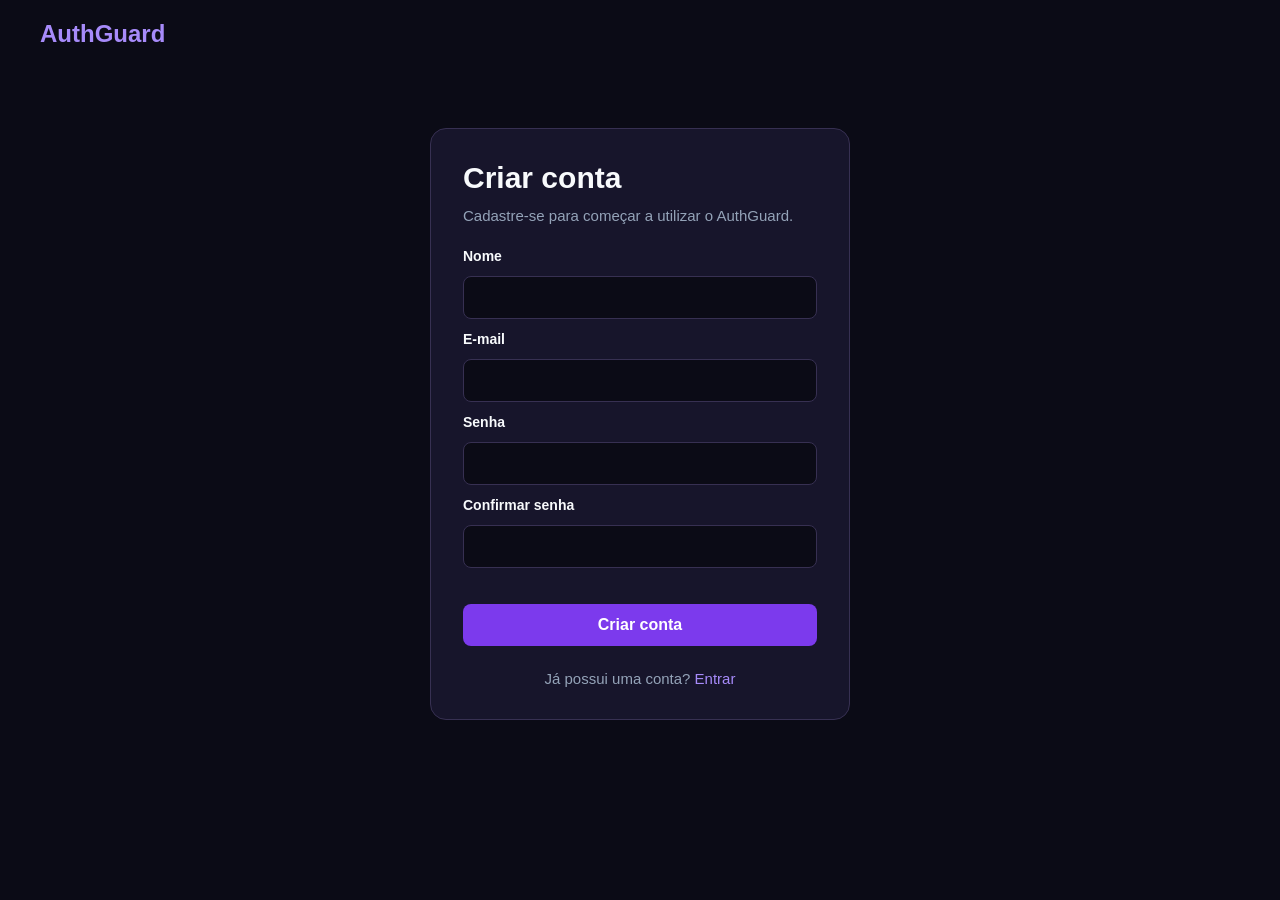
<file: pages/cadastro.html>
<!DOCTYPE html>
<html lang="pt-br">
<head>
    <meta charset="UTF-8">
    <meta name="viewport" content="width=device-width, initial-scale=1.0">
    
    <title>Cadastro | AuthGuard</title>
    
    <link rel="stylesheet" href="../css/style.css">
    <link rel="stylesheet" href="../css/auth.css">
    <script src="../js/cadastro.js" defer></script>
</head>
<body>
    <header class="cabecalho">
        <a href="../index.html" class="logo">AuthGuard</a>
    </header>

    <main>
        <section class="cadastro">
            <h1>Criar conta</h1>
            <p>Cadastre-se para começar a utilizar o AuthGuard.</p>

            <form id="formCadastro">

                <label for="name">Nome</label>
                <input type="text" name="name" id="name"
                    minlength="3" maxlength="100"
                    autocomplete="name" required>

                <label for="email">E-mail</label>
                <input type="email" id="email" name="email"
                    autocomplete="email" required>

                <label for="password">Senha</label>
                <input type="password" id="password" name="password"
                    autocomplete="new-password" required>
                
                <label for="confirmPassword">Confirmar senha</label>
                <input type="password" id="confirmPassword" name="confirmPassword"
                    autocomplete="new-password" required>

                <p id="mensagemErro"></p>

                <button type="submit" class="botao botao-primario">Criar conta</button>
            </form>

            <p>
                Já possui uma conta?
                <a href="./login.html">Entrar</a>
            </p>
        </section>
    </main>
</body>
</html>
</file>
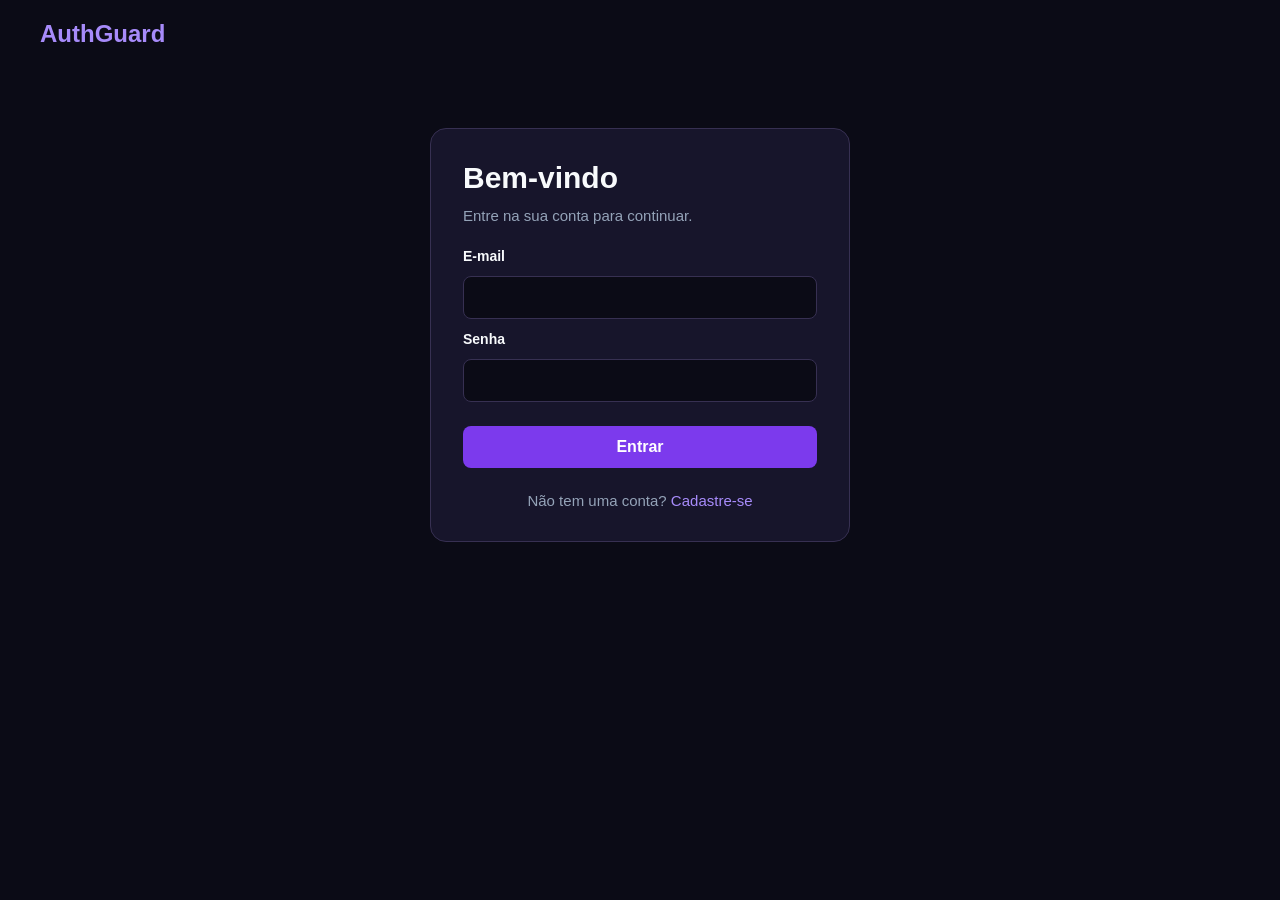
<file: pages/login.html>
<!DOCTYPE html>
<html lang="pt-br">
<head>
    <meta charset="UTF-8">
    <meta name="viewport" content="width=device-width, initial-scale=1.0">
    <title>Login | AuthGuard</title>
    
    <link rel="stylesheet" href="../css/style.css">
    <link rel="stylesheet" href="../css/auth.css">
</head>
<body>
    <header class="cabecalho">
        <a href="../index.html" class="logo">AuthGuard</a>
    </header>

    <main>
        <section class="login">
            <h1>Bem-vindo</h1>
            <p>Entre na sua conta para continuar.</p>
            <form id="formLogin">
                
                <label for="email">E-mail</label>
                <input type="email" id="email" name="email"
                    autocomplete="email" required>

                <label for="password">Senha</label>
                <input type="password" id="password" name="password"
                    autocomplete="current-password" required>

                <button type="submit" class="botao botao-primario">Entrar</button>
            </form>
            
            <p>
                Não tem uma conta?
                <a href="./cadastro.html">Cadastre-se</a>
            </p>
        </section>
    </main>
</body>
</html>
</file>
<file: css/style.css>
* {
    margin: 0;
    padding: 0;
    box-sizing: border-box;
}

body {
    background-color: #0b0b16;
    color: #f8fafc;
    font-family: Arial, sans-serif;
}

.cabecalho {
    display: flex;
    justify-content: space-between;
    align-items: center;
    padding: 20px 40px;
}

.logo {
    text-decoration: none;
    color: #a78bfa;
    font-size: 24px;
    font-weight: bold;
    
}

.navegacao {
    display: flex;
    gap: 24px;
}

.navegacao a {
    text-decoration: none;
    color: #f8fafc;
    font-size: 16px;
}

.navegacao a:hover {
    color: #a78bfa;

}

.hero {
    min-height: 70vh;
    display: flex;
    flex-direction: column;
    justify-content: center;
    align-items: center;
    text-align: center;
    padding: 60px 20px;
    gap: 20px;
}

.hero h1 {
    font-size: 42px;
    max-width: 700px;
    line-height: 1.2;
}

.acoes {
    display: flex;
    justify-content: center;
    gap: 16px;
}

.botao {
    padding: 12px 28px;
    border-radius: 8px;
    border: none;
    font-size: 16px;
    font-weight: bold;
    cursor: pointer;
    transition: 0.3s;
}

.botao-primario {
    background-color: #7c3aed;
    color: #ffffff;
}

.botao-secundario {
    background-color: transparent;
    color: #a78bfa;
    border: 1px solid #7c3aed;
}

.botao-primario:hover {
    background-color: #9333ea;
}

.botao-secundario:hover{
    background-color: #7c3aed;
    color: #ffffff;
}

.hero p {
    font-size: 18px;
    max-width: 650px;
    line-height: 1.6;
    color: #94a3b8;
}

.destaques {
    background-color: #211638;
    color: #c4b5fd;
    padding: 8px 16px;
    border-radius: 20px;
    border: 1px solid #6d28d9;
}

.secao {
    padding: 60px 40px;
    max-width: 1200px;
    margin: 0 auto;
}

.cards {
    display: grid;
    grid-template-columns: repeat(3, 1fr);
    gap: 24px;
    margin-top: 30px;
}

.card {
    background-color: #17152b;
    padding: 24px;
    border-radius: 20px;
    border: 1px solid #373052;
    transition: border-color 0.3s ease;
}

.card h3 {
    color: #c4b5fd;
    font-size: 20px;
    margin-bottom: 12px;
}

.card p {
    color: #94a3b8;
    font-size: 15px;
    line-height: 1.5;
}

.card:hover {
    border-color: #7c3aed;
}

.rodape {
    text-align: center;
    padding: 30px;
    color: #94a3b8;
    border-top: 1px solid #373052;
}

@media (max-width: 768px) {
    .cards {
        grid-template-columns: 1fr;
    }
    .cabecalho {
        padding: 20px;
    }
    .hero h1 {
        font-size: 30px;
    }
    .acoes {
        flex-direction: column;
    }
    .secao {
        padding: 40px 20px;
    }
}
</file>
<file: css/auth.css>
.cadastro,
.login {
    max-width: 420px;
    margin: 60px auto;
    padding: 32px;
    background-color: #17152b;
    border: 1px solid #373052;
    border-radius: 16px;
}

.cadastro h1,
.login h1 {
    font-size: 30px;
    margin-bottom: 12px;
}

.cadastro p,
.login p {
    color: #94a3b8;
    font-size: 15px;
}

#formCadastro,
#formLogin {
    display: flex;
    flex-direction: column;
    gap: 12px;
    margin-top: 24px;
}

#formCadastro input,
#formLogin input {
    padding: 12px;
    background-color: #0b0b16;
    color: #f8fafc;
    border: 1px solid #373052;
    border-radius: 8px;
    font-size: 15px;
    transition: border-color 0.3s ease;
}

#formCadastro input:focus,
#formLogin input:focus {
    border-color: #7c3aed;
    outline: none;
}

#formCadastro button,
#formLogin button {
    width: 100%;
    margin-top: 12px;
}

#formCadastro label,
#formLogin label {
    font-size: 14px;
    font-weight: bold;
}

.cadastro > p:last-child,
.login > p:last-child {
    text-align: center;
    margin-top: 24px;
}

.cadastro > p:last-child a,
.login > p:last-child a {
    color: #a78bfa;
    text-decoration: none;
}

.cadastro > p:last-child a:hover,
.login > p:last-child a:hover {
    text-decoration: underline;
}

#mensagemErro {
    color: #f87171;
    font-size: 14px;
    text-align: center;
}

@media (max-width: 480px) {
    .cadastro,
    .login {
        margin: 30px 16px;
        padding: 24px;
    }

    .cadastro h1,
    .login h1 {
        font-size: 26px;
    }
}
</file>
